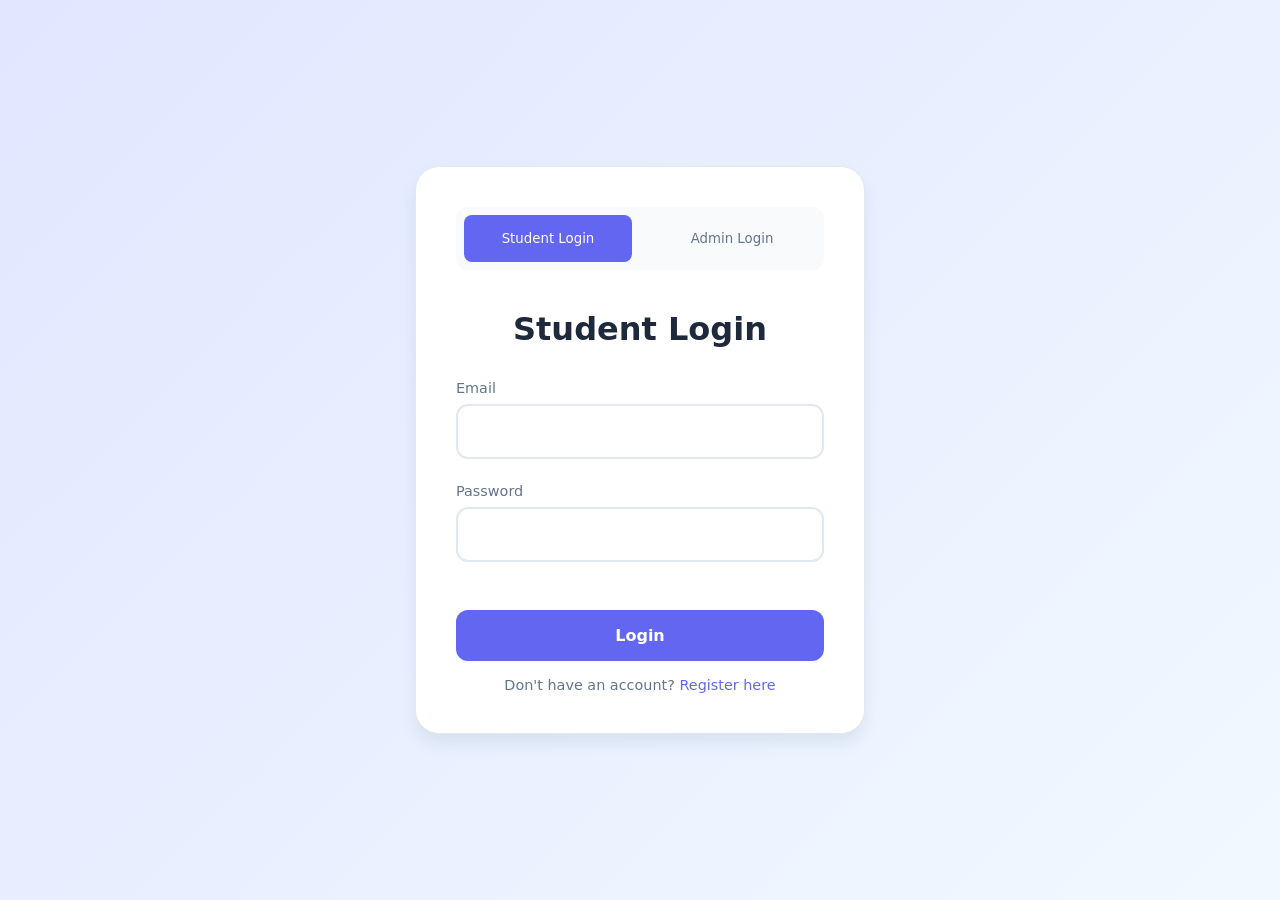
<file: admin-dashboard.html>
<!DOCTYPE html>
<header>
    <h1>ADMIN Dashboard</h1>
    <p>Welcome, <span id="studentName">admin</span></p>
    <button onclick="logout()" class="logout-btn" aria-label="Logout" title="Logout">Logout</button>
</header>
<html lang="en">>
<head>
    <meta charset="UTF-8">
    <meta name="viewport" content="width=device-width, initial-scale=1.0">
    <link rel="stylesheet" href="./css/styles.css">
</head>
<body>
    <div id="css-test" style="display: none;">CSS Loaded</div>
    <div class="dashboard">
        <div class="sidebar">
            <h3 style="color: white; padding: 10px;">Admin Menu</h3>
            <button onclick="showAdminSection('dashboard')" class="active" aria-label="Dashboard" title="Dashboard">Dashboard</button>
            <button onclick="showAdminSection('complaints')" aria-label="Complaints" title="Complaints">Complaints</button>
            <button onclick="showAdminSection('suggestions')" aria-label="Suggestions" title="Suggestions">Suggestions</button>
            <button onclick="showAdminSection('users')" aria-label="User Management" title="User Management">User Management</button>
            <button onclick="adminLogout()" aria-label="Logout" title="Logout">Logout</button>
        </div>
        
        <div class="main-content">
            <div style="text-align: right; margin: 10px;">
                <button onclick="console.log('Current Admin:', JSON.parse(localStorage.getItem('currentAdmin'))); 
                                console.log('localStorage:', JSON.stringify(localStorage, null, 2)); 
                                alert('Check browser console for debug info')" 
                        style="padding: 5px 10px; background: #f0f0f0; border: 1px solid #ccc;">
                    Debug Info
                </button>
            </div>
            
            <section id="adminDashboard" class="active">
                <div class="stats-container">
                    <div class="stat-card">
                        <h3>Total Complaints</h3>
                        <p id="totalComplaints">0</p>
                    </div>
                    <div class="stat-card">
                        <h3>Pending Complaints</h3>
                        <p id="pendingComplaints">0</p>
                    </div>
                    <div class="stat-card">
                        <h3>Resolved Complaints</h3>
                        <p id="resolvedComplaints">0</p>
                    </div>
                    <div class="stat-card">
                        <h3>Total Suggestions</h3>
                        <p id="totalSuggestions">0</p>
                    </div>
                </div>
            </section>

            <section id="adminComplaints">
                <h2>All Complaints</h2>
                <div class="filter-container">
                    <select id="complaintFilter" onchange="filterComplaints()" aria-label="Filter complaints by status">
                        <option value="all">All Complaints</option>
                        <option value="pending">Pending</option>
                        <option value="in-progress">In Progress</option>
                        <option value="resolved">Resolved</option>
                    </select>
                </div>
                <div id="allComplaintsList" class="complaints-list"></div>
            </section>

            <section id="adminSuggestions">
                <h2>Student Suggestions</h2>
                <div id="allSuggestionsList" class="suggestions-list"></div>
            </section>

            <section id="adminUsers">
                <h2>Manage Users</h2>
                <div class="search-container">
                    <input type="text" id="userSearch" placeholder="Search users..." oninput="searchUsers()">
                </div>
                <table>
                    <thead>
                        <tr>
                            <th>Name</th>
                            <th>Email</th>
                            <th>Student ID</th>
                            <th>Actions</th>
                        </tr>
                    </thead>
                    <tbody id="usersList"></tbody>
                </table>
            </section>

            <section id="adminSettings">
                <h2>Settings</h2>
                <form id="adminSettingsForm">
                    <div class="form-group">
                        <label for="adminEmailSetting">Email</label>
                        <input type="email" id="adminEmailSetting" required>
                    </div>
                    <div class="form-group">
                        <label for="adminPasswordSetting">New Password</label>
                        <input type="password" id="adminPasswordSetting">
                    </div>
                    <div class="form-group">
                        <label for="adminPasswordConfirm">Confirm Password</label>
                        <input type="password" id="adminPasswordConfirm">
                    </div>
                    <button type="submit">Save Settings</button>
                </form>
            </section>
        </div>
    </div>
    <script src="js/admin-script.js"></script>
</body>
</html>
</file>
<file: css/styles.css>
/* Global Styles */
* {
    margin: 0;
    padding: 0;
    box-sizing: border-box;
}

:root {
    --primary-color: #fbbf24;      /* Yellow */
    --primary-light: #fde68a;      /* Light Yellow */
    --primary-dark: #f59e0b;       /* Dark Yellow */
    --secondary-color: #1e1e1e;    /* Dark Gray/Black */
    --accent-color: #fbbf24;       /* Yellow */
    --success-color: #34d399;      /* Green */
    --warning-color: #f59e0b;      /* Orange */
    --error-color: #ef4444;        /* Red */
    --text-primary: #1e1e1e;       /* Dark Gray */
    --text-secondary: #4b5563;     /* Medium Gray */
    --text-light: #9ca3af;         /* Light Gray */
    --bg-white: #ffffff;
    --bg-light: #fef3c7;          /* Very Light Yellow */
    --bg-lighter: #fffbeb;        /* Lightest Yellow */
    --bg-dark: #1e1e1e;           /* Dark Background */
    --border-color: #e5e7eb;      /* Light Gray */
    --shadow-sm: 0 1px 2px 0 rgb(0 0 0 / 0.05);
    --shadow-md: 0 4px 6px -1px rgb(0 0 0 / 0.1);
    --shadow-lg: 0 10px 15px -3px rgb(0 0 0 / 0.1);
}

body {
    font-family: 'Inter', system-ui, -apple-system, sans-serif;
    background-color: var(--bg-lighter);
    color: var(--text-primary);
    line-height: 1.6;
}

.container {
    max-width: 1600px;
    margin: 0 auto;
    padding: 1.5rem;
    width: 95%;
}

/* Header Styles */
header {
    background: linear-gradient(135deg, var(--secondary-color), #2d2d2d);
    color: var(--bg-white);
    padding: 2rem;
    border-radius: 1.5rem 1.5rem 0 0;
    position: relative;
    box-shadow: var(--shadow-md);
    margin-bottom: 0;
}

header h1 {
    font-size: 2.2rem;
    font-weight: 700;
    margin-bottom: 0.5rem;
    opacity: 0;
    animation: slideDown 0.5s ease forwards;
}

header p {
    opacity: 0;
    animation: slideDown 0.5s ease 0.2s forwards;
}

/* Dashboard Layout */
.dashboard {
    display: flex;
    background-color: var(--bg-white);
    border-radius: 0 0 1.5rem 1.5rem;
    box-shadow: var(--shadow-lg);
    min-height: 85vh;
    position: relative;
    overflow: hidden;
}

.sidebar {
    width: 280px;
    background: linear-gradient(180deg, var(--secondary-color), #2d2d2d);
    padding: 1.5rem;
    position: sticky;
    top: 20px;
    height: fit-content;
    border-radius: 0 0 0 1.5rem;
    transition: all 0.3s ease;
}

.sidebar button {
    display: flex;
    align-items: center;
    width: 100%;
    padding: 1rem 1.25rem;
    margin-bottom: 0.5rem;
    background: rgba(255, 255, 255, 0.1);
    border: none;
    color: var(--bg-white);
    text-align: left;
    cursor: pointer;
    opacity: 0.9;
    transition: all 0.3s ease;
    border-radius: 0.75rem;
    font-weight: 500;
    position: relative;
    overflow: hidden;
}

.sidebar button:before {
    content: '';
    position: absolute;
    top: 50%;
    left: 0.75rem;
    width: 6px;
    height: 6px;
    background: var(--bg-white);
    border-radius: 50%;
    transform: translateY(-50%) scale(0);
    transition: transform 0.3s ease;
}

.sidebar button:hover {
    background: rgba(255, 255, 255, 0.2);
    transform: translateX(5px);
}

.sidebar button:hover:before {
    transform: translateY(-50%) scale(1);
}

.sidebar button.active {
    background: var(--primary-color);
    color: var(--secondary-color);
    opacity: 1;
    box-shadow: var(--shadow-md);
}

.sidebar button.active:before {
    transform: translateY(-50%) scale(1);
}

.main-content {
    flex: 1;
    padding: 2rem;
    overflow-x: hidden;
    background: var(--bg-lighter);
}

/* Section Styles */
section {
    display: none;
}

section.active {
    display: block;
}

/* Form Styles */
.form-group {
    margin-bottom: 1.5rem;
}

label {
    display: block;
    margin-bottom: 0.5rem;
    color: var(--text-primary);
    font-weight: 500;
}

input, select, textarea {
    width: 100%;
    padding: 0.75rem 1rem;
    border: 1px solid var(--border-color);
    border-radius: 0.5rem;
    background-color: var(--bg-white);
    color: var(--text-primary);
    transition: all 0.2s ease;
    font-size: 1rem;
}

input:focus, select:focus, textarea:focus {
    outline: none;
    border-color: var(--primary-color);
    box-shadow: 0 0 0 3px rgba(251, 191, 36, 0.1);
}

textarea {
    min-height: 120px;
    resize: vertical;
}

button[type="submit"] {
    background-color: var(--secondary-color);
    color: var(--bg-white);
    padding: 0.75rem 1.5rem;
    border: none;
    border-radius: 0.5rem;
    cursor: pointer;
    font-weight: 500;
    transition: all 0.2s ease;
}

button[type="submit"]:hover {
    background-color: #2d2d2d;
    transform: translateY(-1px);
}

/* Button Styles */
.logout-btn {
    position: absolute;
    top: 1.5rem;
    right: 1.5rem;
    padding: 0.75rem 1.5rem;
    background-color: rgba(255, 255, 255, 0.1);
    border: 1px solid var(--primary-color);
    color: var(--primary-color);
    border-radius: 0.5rem;
    cursor: pointer;
    transition: all 0.2s ease;
    font-weight: 500;
}

.logout-btn:hover {
    background-color: var(--primary-color);
    color: var(--secondary-color);
    transform: translateY(-1px);
}

.home-btn {
    position: absolute;
    top: 1.5rem;
    right: 9rem;
    padding: 0.75rem 1.5rem;
    background-color: rgba(255, 255, 255, 0.1);
    border: 1px solid var(--primary-color);
    color: var(--primary-color);
    border-radius: 0.5rem;
    cursor: pointer;
    transition: all 0.2s ease;
    font-weight: 500;
}

.home-btn:hover {
    background-color: var(--primary-light);
    transform: translateY(-1px);
}

/* Card Styles */
.complaint-card, .suggestion-card, .rule-card, .quick-link-card {
    background: var(--bg-white);
    border-radius: 1rem;
    padding: 1.5rem;
    margin-bottom: 1rem;
    border: 1px solid var(--border-color);
    transition: all 0.3s ease;
    box-shadow: var(--shadow-sm);
    position: relative;
    overflow: hidden;
}

.complaint-card:hover, .suggestion-card:hover, 
.rule-card:hover, .quick-link-card:hover {
    transform: translateY(-5px);
    box-shadow: var(--shadow-lg);
}

.complaint-card:before, .suggestion-card:before, 
.rule-card:before, .quick-link-card:before {
    content: '';
    position: absolute;
    top: 0;
    left: 0;
    width: 4px;
    height: 100%;
    background: var(--primary-color);
    transform: scaleY(0);
    transition: transform 0.3s ease;
}

.complaint-card:hover:before, .suggestion-card:hover:before,
.rule-card:hover:before, .quick-link-card:hover:before {
    transform: scaleY(1);
}

/* Dashboard Components */
.how-it-works {
    padding: 2rem;
    background: var(--bg-white);
    border-radius: 1rem;
    margin-bottom: 2rem;
    box-shadow: var(--shadow-md);
}

.steps-container {
    display: grid;
    grid-template-columns: repeat(auto-fit, minmax(250px, 1fr));
    gap: 2rem;
    margin-top: 2rem;
}

.step-card {
    background: var(--bg-white);
    padding: 2rem;
    border-radius: 1rem;
    position: relative;
    transition: all 0.3s ease;
    border: 1px solid var(--border-color);
}

.step-card:hover {
    transform: translateY(-5px);
    box-shadow: var(--shadow-lg);
}

.step-number {
    position: absolute;
    top: -1rem;
    left: -1rem;
    width: 2.5rem;
    height: 2.5rem;
    background: var(--secondary-color);
    color: var(--primary-color);
    border-radius: 50%;
    display: flex;
    align-items: center;
    justify-content: center;
    font-weight: bold;
    font-size: 1.2rem;
}

/* Image Slider */
.image-slider {
    position: relative;
    width: 100%;
    height: 400px;
    overflow: hidden;
    border-radius: 1rem;
    box-shadow: var(--shadow-lg);
    margin: 2rem 0;
}

.slider-container {
    display: flex;
    width: 100%;
    height: 100%;
    transition: transform 0.5s ease-in-out;
}

.slide {
    min-width: 100%;
    height: 100%;
    object-fit: cover;
    opacity: 0;
    transition: opacity 0.5s ease-in-out;
}

.slide.active {
    opacity: 1;
}

.slider-btn {
    position: absolute;
    top: 50%;
    transform: translateY(-50%);
    background: rgba(255, 255, 255, 0.2);
    -webkit-backdrop-filter: blur(8px);
    backdrop-filter: blur(8px);
    border: none;
    width: 3rem;
    height: 3rem;
    border-radius: 50%;
    color: white;
    font-size: 1.5rem;
    cursor: pointer;
    transition: all 0.2s ease;
    display: flex;
    align-items: center;
    justify-content: center;
    z-index: 2;
}

.slider-btn:hover {
    background: rgba(255, 255, 255, 0.3);
    transform: translateY(-50%) scale(1.1);
}

.prev {
    left: 1rem;
}

.next {
    right: 1rem;
}

/* Rules Section */
.rules-section {
    background: var(--bg-white);
    border: 1px solid var(--border-color);
    border-radius: 1rem;
    padding: 2rem;
    margin: 2rem 0;
}

.rules-container {
    display: grid;
    grid-template-columns: repeat(auto-fit, minmax(300px, 1fr));
    gap: 1.5rem;
    margin-top: 1.5rem;
}

/* Quick Links */
.quick-links {
    margin-top: 2rem;
}

.links-container {
    display: grid;
    grid-template-columns: repeat(auto-fit, minmax(250px, 1fr));
    gap: 1rem;
    margin-top: 1rem;
}

.quick-link-card {
    display: flex;
    align-items: center;
    text-decoration: none;
    color: var(--text-primary);
    font-weight: 500;
    background: var(--bg-white);
    transition: all 0.3s ease;
}

.quick-link-card:hover {
    background: var(--bg-lighter);
    border-color: var(--primary-color);
}

.quick-link-card i {
    font-size: 1.5rem;
    margin-right: 1rem;
    color: var(--primary-color);
}

/* Profile Section */
.profile-container {
    max-width: 800px;
    margin: 0 auto;
}

.profile-header {
    display: flex;
    align-items: center;
    justify-content: space-between;
    margin-bottom: 30px;
}

.profile-avatar {
    width: 100px;
    height: 100px;
    border-radius: 50%;
    background: linear-gradient(135deg, var(--secondary-color), #2d2d2d);
    color: var(--primary-color);
    display: flex;
    align-items: center;
    justify-content: center;
    margin-right: 20px;
}

#profileInitials {
    color: var(--primary-color);
    font-size: 2.5em;
    font-weight: bold;
}

.profile-details {
    display: grid;
    grid-template-columns: repeat(3, 1fr);
    gap: 25px;
}

.detail-item {
    padding: 15px;
    background-color: var(--bg-white);
    border: 1px solid var(--border-color);
    border-radius: 4px;
}

/* Animations */
@keyframes slideDown {
    from {
        opacity: 0;
        transform: translateY(-20px);
    }
    to {
        opacity: 1;
        transform: translateY(0);
    }
}

@keyframes fadeIn {
    from {
        opacity: 0;
        transform: translateY(10px);
    }
    to {
        opacity: 1;
        transform: translateY(0);
    }
}

.main-content section {
    animation: fadeIn 0.5s ease-out;
}

/* Responsive Design */
@media (max-width: 1400px) {
    .profile-details {
        grid-template-columns: repeat(2, 1fr);
    }
}

@media (max-width: 1200px) {
    .container {
        width: 98%;
    }
}

@media (max-width: 1024px) {
    .container {
        width: 100%;
        padding: 1rem;
    }

    .dashboard {
        flex-direction: column;
    }

    .sidebar {
        width: 100%;
        position: static;
        border-radius: 0;
        padding: 1rem;
    }

    .main-content {
        padding: 1.5rem;
    }
}

@media (max-width: 768px) {
    .sidebar {
        width: 200px;
    }
    
    .profile-details {
        grid-template-columns: 1fr;
    }
    
    .image-slider {
        height: 400px;
    }
    
    #complaintsList, #suggestionsList {
        grid-template-columns: 1fr;
    }
}

@media (max-width: 640px) {
    header {
        padding: 1.5rem;
    }

    header h1 {
        font-size: 1.5rem;
    }

    .image-slider {
        height: 300px;
    }

    .rules-container {
        grid-template-columns: 1fr;
    }

    .links-container {
        grid-template-columns: 1fr;
    }
}
/* Admin Dashboard Styles */
.stats-container {
    display: grid;
    grid-template-columns: repeat(auto-fit, minmax(200px, 1fr));
    gap: 1.5rem;
    margin: 2rem 0;
}

.stat-card {
    background: var(--bg-white);
    padding: 1.5rem;
    border-radius: 1rem;
    text-align: center;
    box-shadow: var(--shadow-sm);
    transition: all 0.3s ease;
}

.stat-card:hover {
    transform: translateY(-5px);
    box-shadow: var(--shadow-md);
}

.stat-card h3 {
    color: var(--text-secondary);
    font-size: 1rem;
    margin-bottom: 0.5rem;
}

.stat-card p {
    font-size: 2rem;
    font-weight: bold;
    color: var(--primary-color);
}

.filter-container, .search-container {
    margin-bottom: 1.5rem;
}

.filter-container select, .search-container input {
    max-width: 300px;
}

.complaints-list, .suggestions-list {
    display: grid;
    gap: 1rem;
}

table {
    width: 100%;
    border-collapse: collapse;
    margin-top: 1rem;
}

th, td {
    padding: 1rem;
    text-align: left;
    border-bottom: 1px solid var(--border-color);
}

th {
    background-color: var(--bg-light);
    font-weight: 600;
}

.user-actions {
    display: flex;
    gap: 0.5rem;
}

.view-btn, .edit-btn, .delete-btn, .update-btn {
    padding: 0.5rem 1rem;
    border: none;
    border-radius: 0.5rem;
    cursor: pointer;
    transition: all 0.2s ease;
    display: inline-flex;
    align-items: center;
    gap: 0.5rem;
}

.view-btn {
    background-color: var(--primary-light);
    color: var(--text-primary);
}

.edit-btn {
    background-color: var(--bg-light);
    color: var(--text-primary);
}

.delete-btn {
    background-color: var(--error-color);
    color: white;
}

.update-btn {
    background-color: var(--success-color);
    color: white;
}

.status-select {
    padding: 0.5rem;
    border-radius: 0.5rem;
    border: 1px solid var(--border-color);
}
</file>
<file: css/login-styles.css>
:root {
    --primary-color: #6366f1;
    --primary-light: #818cf8;
    --primary-dark: #4f46e5;
    --bg-color: #f8fafc;
    --card-bg: #ffffff;
    --text-primary: #1e293b;
    --text-secondary: #64748b;
    --error-color: #ef4444;
    --success-color: #22c55e;
    --border-color: #e2e8f0;
    --input-bg: #ffffff;
    --shadow-sm: 0 2px 4px rgba(148, 163, 184, 0.1);
    --shadow-md: 0 4px 6px rgba(148, 163, 184, 0.15);
    --shadow-lg: 0 10px 15px rgba(148, 163, 184, 0.2);
    --gradient-start: #e0e7ff;
    --gradient-end: #f0f9ff;
}

* {
    margin: 0;
    padding: 0;
    box-sizing: border-box;
    font-family: 'Inter', system-ui, -apple-system, sans-serif;
}

body {
    min-height: 100vh;
    display: flex;
    align-items: center;
    justify-content: center;
    background: linear-gradient(135deg, var(--gradient-start), var(--gradient-end));
    padding: 2rem;
}

.container {
    width: 100%;
    max-width: 450px;
    background: var(--card-bg);
    border-radius: 24px;
    padding: 2.5rem;
    box-shadow: var(--shadow-lg);
    border: 1px solid var(--border-color);
    position: relative;
    overflow: hidden;
    transition: transform 0.3s ease, box-shadow 0.3s ease;
}

.container:hover {
    transform: translateY(-5px);
    box-shadow: 0 20px 25px rgba(148, 163, 184, 0.25);
}

.form-container {
    position: relative;
    z-index: 1;
}

.form-nav {
    display: flex;
    gap: 1rem;
    margin-bottom: 2.5rem;
    border-radius: 12px;
    background: var(--bg-color);
    padding: 0.5rem;
}

.nav-btn {
    flex: 1;
    padding: 1rem;
    border: none;
    background: none;
    color: var(--text-secondary);
    font-weight: 500;
    cursor: pointer;
    border-radius: 8px;
    transition: all 0.3s ease;
}

.nav-btn:hover {
    color: var(--primary-color);
    background: rgba(99, 102, 241, 0.05);
}

.nav-btn.active {
    background: var(--primary-color);
    color: white;
}

form {
    display: none;
}

form.active {
    display: block;
    animation: slideUp 0.5s ease;
}

h2 {
    color: var(--text-primary);
    margin-bottom: 2rem;
    font-size: 2rem;
    text-align: center;
    font-weight: 700;
}

.form-group {
    margin-bottom: 1.5rem;
}

label {
    display: block;
    margin-bottom: 0.5rem;
    color: var(--text-secondary);
    font-size: 0.9rem;
    font-weight: 500;
}

input, select {
    width: 100%;
    padding: 1rem;
    background: var(--input-bg);
    border: 2px solid var(--border-color);
    border-radius: 12px;
    color: var(--text-primary);
    font-size: 1rem;
    transition: all 0.3s ease;
}

input:hover, select:hover {
    border-color: var(--primary-light);
}

input:focus, select:focus {
    outline: none;
    border-color: var(--primary-color);
    box-shadow: 0 0 0 4px rgba(99, 102, 241, 0.1);
}

button[type="submit"] {
    width: 100%;
    padding: 1rem;
    background: var(--primary-color);
    color: white;
    border: none;
    border-radius: 12px;
    font-size: 1rem;
    font-weight: 600;
    cursor: pointer;
    transition: all 0.3s ease;
    margin-top: 1.5rem;
}

button[type="submit"]:hover {
    background: var(--primary-dark);
    transform: translateY(-2px);
    box-shadow: var(--shadow-md);
}

button[type="submit"]:active {
    transform: translateY(0);
}

.admin-register-link,
.admin-login-link {
    text-align: center;
    margin-top: 1rem;
    font-size: 0.9rem;
    color: var(--text-secondary);
}

.admin-register-link a,
.admin-login-link a {
    color: var(--primary-color);
    text-decoration: none;
    font-weight: 500;
}

.admin-register-link a:hover,
.admin-login-link a:hover {
    text-decoration: underline;
}

.password-requirements {
    margin: 1rem 0;
    padding: 0.75rem;
    background: rgba(239, 68, 68, 0.1);
    border-radius: 8px;
    font-size: 0.85rem;
    color: var(--text-secondary);
}

.password-requirements ul {
    margin-top: 0.5rem;
    padding-left: 1.25rem;
}

.password-requirements li {
    margin-bottom: 0.25rem;
}

.error {
    border-color: var(--error-color) !important;
}

.error-message {
    color: var(--error-color);
    font-size: 0.85rem;
    margin-top: 0.5rem;
}

.success {
    border-color: var(--success-color) !important;
}

@keyframes slideUp {
    from {
        opacity: 0;
        transform: translateY(20px);
    }
    to {
        opacity: 1;
        transform: translateY(0);
    }
}

@media (max-width: 480px) {
    .container {
        padding: 1.5rem;
        margin: 1rem;
    }

    h2 {
        font-size: 1.75rem;
    }

    .nav-btn {
        padding: 0.75rem;
    }

    input, select {
        padding: 0.875rem;
    }
}
</file>
